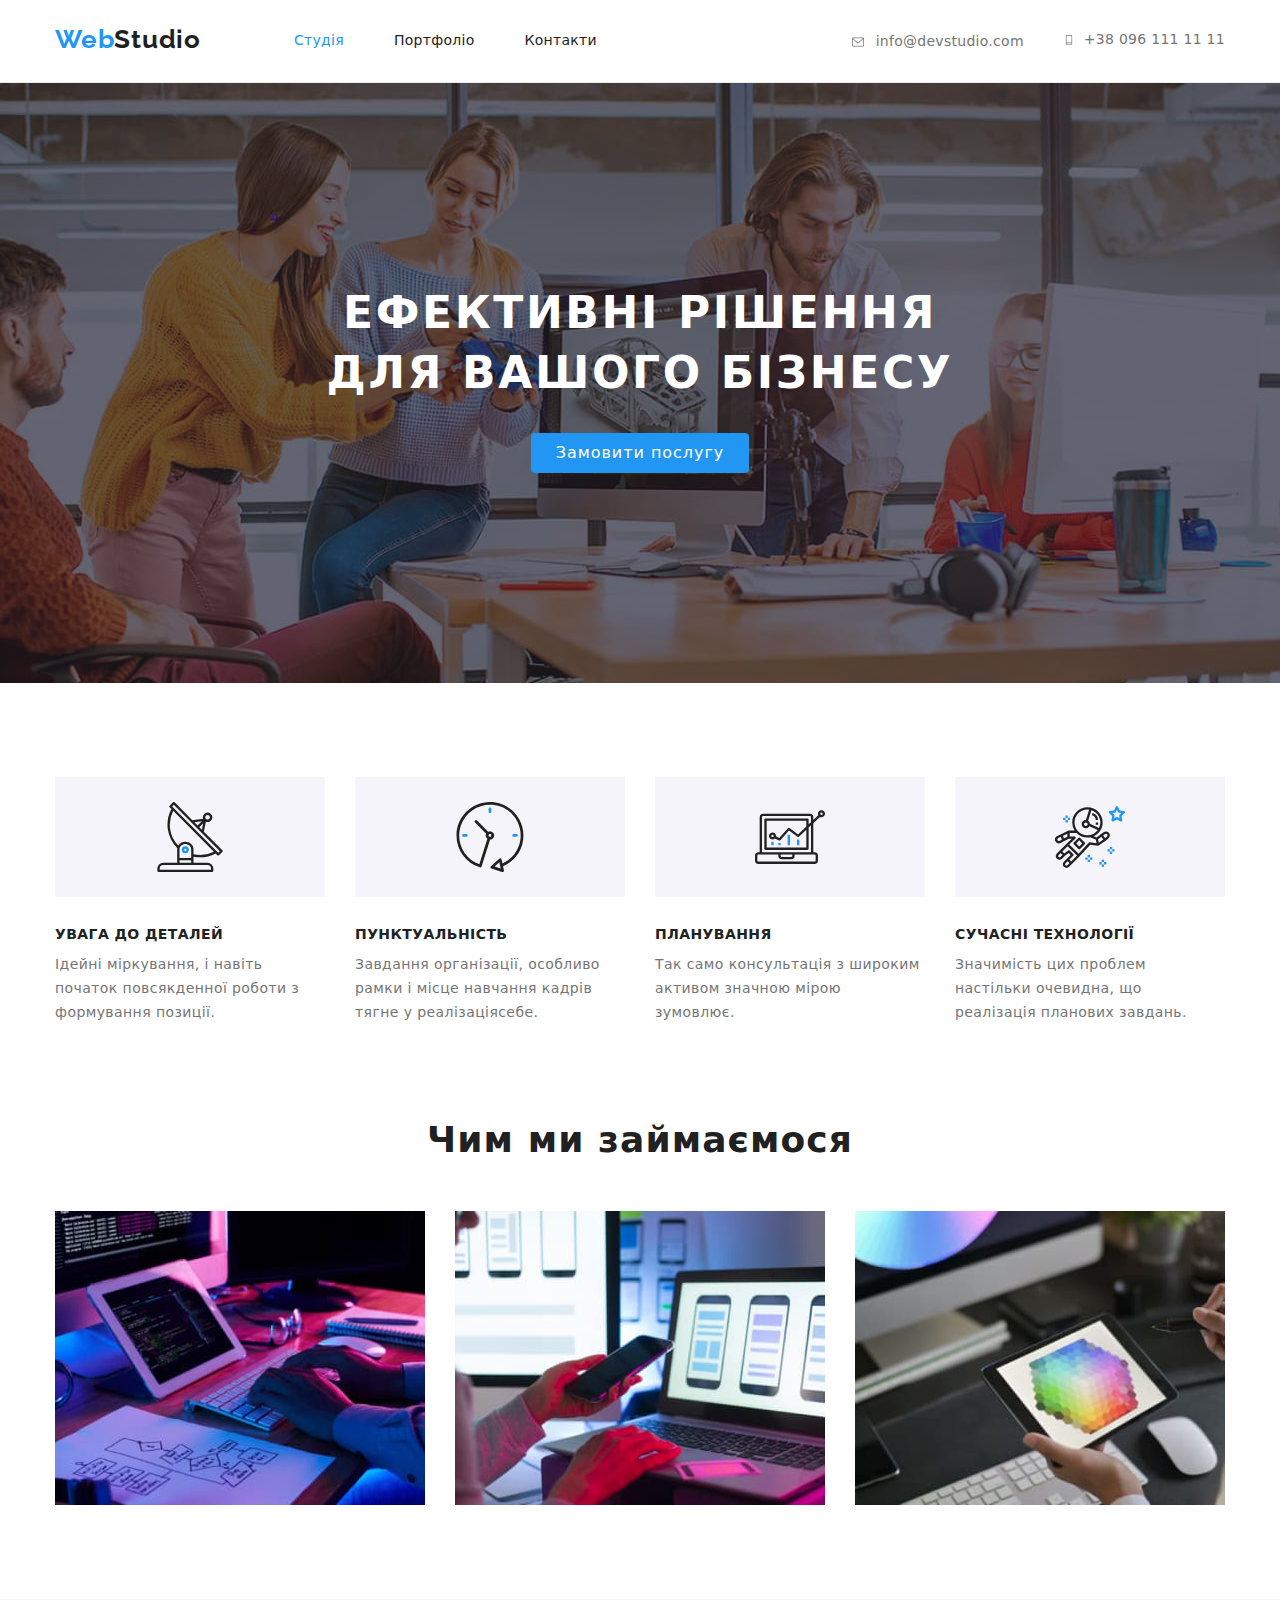
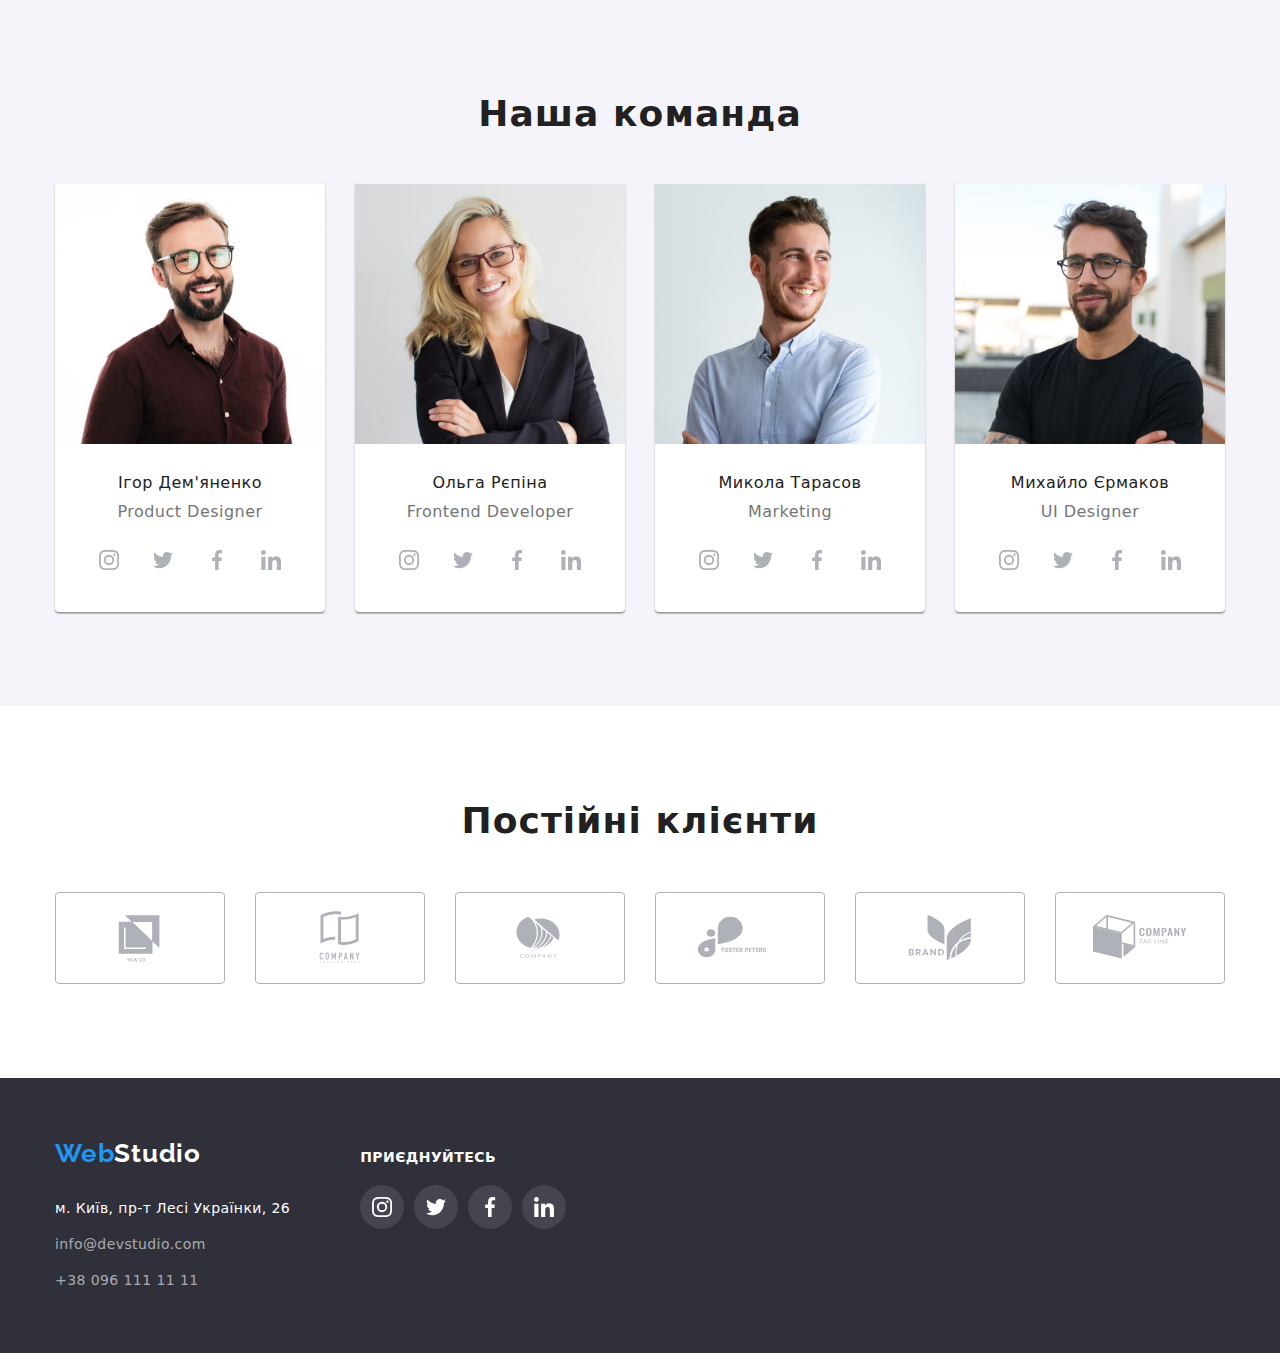
<file: index.html>
<!DOCTYPE html>
<html lang="uk">
  <head>
    <meta charset="UTF-8" />
    <meta http-equiv="X-UA-Compatible" content="IE=edge" />
    <meta name="viewport" content="width=device-width, initial-scale=1.0" />
    <title>Студія</title>

    <link rel="stylesheet" href="./css/styles.css" />
    <link rel="preconnect" href="https://fonts.googleapis.com" />
    <link rel="preconnect" href="https://fonts.gstatic.com" crossorigin />
    <link
      href="https://fonts.googleapis.com/css2?family=Raleway:wght@700&family=Roboto:wght@400;500;700;900&display=swap"
      rel="stylesheet" />
    <link
      rel="stylesheet"
      href="https://cdnjs.cloudflare.com/ajax/libs/modern-normalize/2.0.0/modern-normalize.min.css" />
  </head>

  <body>
    <header class="page-header">
      <div class="container flex-container">
        <nav class="container-main-nav">
          <a href="/index.html" class="logo"
            ><span class="accent">Web</span>Studio</a
          >
          <ul class="site-nav-list">
            <li class="site-nav-item">
              <a href="./index.html" class="nav-link current">Студія</a>
            </li>
            <li class="site-nav-item">
              <a href="./portfolio.html" class="nav-link">Портфоліо</a>
            </li>
            <li class="site-nav-item">
              <a href="" class="nav-link">Контакти</a>
            </li>
          </ul>
        </nav>

        <!-- contacts -->
        <ul class="contacts">
          <li class="container-item">
            <a href="mailto:info@devstudio.com." class="contacts-link">
              <svg class="contact-email">
                <use href="./images/symbol-defs.svg#icon-icon-email"></use>
              </svg>info@devstudio.com</a>
          </li>
          <li class="container-item">
            <a href="tel:+380961111111" class="contacts-link">
              <svg class="contact-phone">
                <use href="./images/symbol-defs.svg#icon-icon-phone"></use>
                </svg>+38 096 111 11 11</a>
          </li>
        </ul>
      </div>
    </header>

    <main>
      <section class="hero">
        <div class="container">
          <h1 class="hero-title">Ефективні рішення для вашого бізнесу</h1>
          <button type="button">Замовити послугу</button>
        </div>
      </section>

      <section class="section">
        <div class="container">
          <!-- <h2 class="features-section-title">Особливості</h2> -->

          <ul class="features-list">
            <li class="features-item">
              <div class="features-box-icon">
                <svg class="features-icons" width="70" height="70">
                <use href="./images/symbol-defs.svg#icon-icon-satellite"></use>
              </svg>
              </div>
              <h3 class="title">УВАГА ДО ДЕТАЛЕЙ</h3>
              <p class="features">
                Ідейні міркування, і навіть початок повсякденної роботи з
                формування позиції.
              </p>
            </li>
            <li class="features-item">
              <div class="features-box-icon">
                <svg class="features-icons" width="70" height="70">
                <use href="./images/symbol-defs.svg#icon-icon-watch"></use>
              </svg>
              </div>
              <h3 class="title">ПУНКТУАЛЬНІСТЬ</h3>
              <p class="features">
                Завдання організації, особливо рамки і місце навчання кадрів
                тягне у реалізаціясебе.
              </p>
            </li>
            <li class="features-item">
              <div class="features-box-icon">
                 <svg class="features-icons" width="70" height="70">
                <use href="./images/symbol-defs.svg#icon-icon-computer"></use>
              </svg>
              </div>
              <h3 class="title">ПЛАНУВАННЯ</h3>
              <p class="features">
                Так само консультація з широким активом значною мірою зумовлює.
              </p>
            </li>
            <li class="features-item">
              <div class="features-box-icon">
                <svg class="features-icons" width="70" height="70">
                <use href="./images/symbol-defs.svg#icon-icon-rocketman"></use>
              </svg>
              </div>
              <h3 class="title">СУЧАСНІ ТЕХНОЛОГІЇ</h3>
              <p class="features">
                Значимість цих проблем настільки очевидна, що реалізація
                планових завдань.
              </p>
            </li>
          </ul>
        </div>
      </section>

      <section class="section-work">
        <div class="container">
          <h2 class="section-title">Чим ми займаємося</h2>

          <ul class="work-list-item">
            <li class="item">
              <img
                src="./images/image1.jpg"
                alt="розробка Frontend та Backend контенту"
                width="370"
              />
            </li>
            <li class="item">
              <img
                src="./images/image2.jpg"
                alt="адаптивна верстка для пристроїв"
                width="370"
              />
            </li>
            <li class="item">
              <img
                src="./images/image3.jpg"
                alt="підготовка дизайну та стилю"
                width="370"
              />
            </li>
          </ul>
        </div>
      </section>

      <section class="section-team">
        <div class="container">
          <h2 class="section-title">Наша команда</h2>
          <ul class="list-team">
            <li class="item-team">
              <img
                src="./images/photo1.jpg"
                alt="фото члена команди WebStudio Ігора Дем'яненко"
                width="270"
              />
              <div class="user-block">
                <h3 class="user">Ігор Дем'яненко</h3>
                <p class="user-profession">Product Designer</p>
                <ul class="list-pading">
                  <li class="links-li">
                    <a href="" class="links">
                      <svg class="links-item">
                        <use
                          href="./images/symbol-defs.svg#icon-user-url-link1"
                        ></use>
                      </svg>
                    </a>
                  </li>
                  <li class="links-li">
                    <a href="" class="links">
                      <svg class="links-item">
                        <use
                          href="./images/symbol-defs.svg#icon-user-url-link2"
                        ></use>
                      </svg>
                    </a>
                  </li>
                  <li class="links-li">
                    <a href="" class="links">
                      <svg class="links-item">
                        <use
                          href="./images/symbol-defs.svg#icon-user-url-link3"
                        ></use>
                      </svg>
                    </a>
                  </li>
                  <li class="links-li">
                    <a href="" class="links">
                      <svg class="links-item">
                        <use
                          href="./images/symbol-defs.svg#icon-user-url-link4"
                        ></use>
                      </svg>
                    </a>
                  </li>
                </ul>
              </div>
            </li>
            <li class="item-team">
              <img
                src="./images/photo2.jpg"
                alt="фото члена команди WebStudio Ольги Рєпіної"
                width="270"
              />
              <div class="user-block">
                <h3 class="user">Ольга Рєпіна</h3>
                <p class="user-profession">Frontend Developer</p>
                <ul class="list-pading">
                  <li class="links-li">
                    <a href="" class="links">
                      <svg class="links-item">
                        <use
                          href="./images/symbol-defs.svg#icon-user-url-link1"
                        ></use>
                      </svg>
                    </a>
                  </li>
                  <li class="links-li">
                    <a href="" class="links">
                      <svg class="links-item">
                        <use
                          href="./images/symbol-defs.svg#icon-user-url-link2"
                        ></use>
                      </svg>
                    </a>
                  </li>
                  <li class="links-li">
                    <a href="" class="links">
                      <svg class="links-item">
                        <use
                          href="./images/symbol-defs.svg#icon-user-url-link3"
                        ></use>
                      </svg>
                    </a>
                  </li>
                  <li class="links-li">
                    <a href="" class="links">
                      <svg class="links-item">
                        <use
                          href="./images/symbol-defs.svg#icon-user-url-link4"
                        ></use>
                      </svg>
                    </a>
                  </li>
                </ul>
              </div>
            </li>
            <li class="item-team">
              <img
                src="./images/photo3.jpg"
                alt="фото члена команди WebStudio Миколи Тарасова"
                width="270"
              />
              <div class="user-block">
                <h3 class="user">Микола Тарасов</h3>
                <p class="user-profession">Marketing</p>
                <ul class="list-pading">
                  <li class="links-li">
                    <a href="" class="links">
                      <svg class="links-item">
                        <use
                          href="./images/symbol-defs.svg#icon-user-url-link1"
                        ></use>
                      </svg>
                    </a>
                  </li>
                  <li class="links-li">
                    <a href="" class="links">
                      <svg class="links-item">
                        <use
                          href="./images/symbol-defs.svg#icon-user-url-link2"
                        ></use>
                      </svg>
                    </a>
                  </li>
                  <li class="links-li">
                    <a href="" class="links">
                      <svg class="links-item">
                        <use
                          href="./images/symbol-defs.svg#icon-user-url-link3"
                        ></use>
                      </svg>
                    </a>
                  </li>
                  <li class="links-li">
                    <a href="" class="links">
                      <svg class="links-item">
                        <use
                          href="./images/symbol-defs.svg#icon-user-url-link4"
                        ></use>
                      </svg>
                    </a>
                  </li>
                </ul>
              </div>
            </li>
            <li class="item-team">
              <img
                src="./images/photo4.jpg"
                alt="фото члена команди WebStudio Михайла Єрмакова"
                width="270"
              />
              <div class="user-block">
                <h3 class="user">Михайло Єрмаков</h3>
                <p class="user-profession">UI Designer</p>
                <ul class="list-pading">
                  <li class="links-li">
                    <a href="" class="links">
                      <svg class="links-item">
                        <use
                          href="./images/symbol-defs.svg#icon-user-url-link1"
                        ></use>
                      </svg>
                    </a>
                  </li>
                  <li class="links-li">
                    <a href="" class="links">
                      <svg class="links-item">
                        <use
                          href="./images/symbol-defs.svg#icon-user-url-link2"
                        ></use>
                      </svg>
                    </a>
                  </li>
                  <li class="links-li">
                    <a href="" class="links">
                      <svg class="links-item">
                        <use
                          href="./images/symbol-defs.svg#icon-user-url-link3"
                        ></use>
                      </svg>
                    </a>
                  </li>
                  <li class="links-li">
                    <a href="" class="links">
                      <svg class="links-item">
                        <use
                          href="./images/symbol-defs.svg#icon-user-url-link4"
                        ></use>
                      </svg>
                    </a>
                  </li>
                </ul>
              </div>
            </li>
          </ul>
        </div>
      </section>

      <section class="clients">
        <div class="container">
          <h2 class="clients-section-title">Постійні клієнти</h2>
          <ul class="clients-list">
            <li class="clients-li">
              <a href="" class="clients-links">
                <svg class="clients-item">
                  <use href="./images/symbol-defs.svg#icon-company-logo1"></use>
                </svg>
              </a>
            </li>
            <li class="clients-li">
              <a href="" class="clients-links">
                <svg class="clients-item">
                  <use href="./images/symbol-defs.svg#icon-company-logo2"></use>
                </svg>
              </a>
            </li>
            <li class="clients-li">
              <a href="" class="clients-links">
                <svg class="clients-item">
                  <use href="./images/symbol-defs.svg#icon-company-logo3"></use>
                </svg>
              </a>
            </li>
            <li class="clients-li">
              <a href="" class="clients-links">
                <svg class="clients-item">
                  <use href="./images/symbol-defs.svg#icon-company-logo4"></use>
                </svg>
              </a>
            </li>
            <li class="clients-li">
              <a href="" class="clients-links">
                <svg class="clients-item">
                  <use href="./images/symbol-defs.svg#icon-company-logo5"></use>
                </svg>
              </a>
            </li>
            <li class="clients-li">
              <a href="" class="clients-links">
                <svg class="clients-item">
                  <use href="./images/symbol-defs.svg#icon-company-logo6"></use>
                </svg>
              </a>
            </li>
          </ul>
        </div>
      </section>
    </main>

    <footer>
      <div class="container flex-container">
        <div class="footer-box">
          <a href="/index.html" class="footer-logo"
            ><span class="accent">Web</span>Studio</a
          >
          <address class="address">
            <p class="address-item">м. Київ, пр-т Лесі Українки, 26</p>
            <p class="address-item">
              <a href="mailto:info@devstudio.com" class="footer-link"
                >info@devstudio.com</a
              >
            </p>
            <p class="address-item">
              <a href="tel:+380961111111" class="footer-link"
                >+38 096 111 11 11</a
              >
            </p>
          </address>
        </div>
        <div class="footer-url">
          <h3 class="footer-url-title">ПРИЄДНУЙТЕСЬ</h3>
          <ul class="footer-list">
            <li class="footer-item">
              <a href="" class="footer-a">
                <svg class="footer-svg">
                  <use
                    href="./images/symbol-defs.svg#icon-user-url-link1"
                  ></use>
                </svg>
              </a>
            </li>
            <li class="footer-item">
              <a href="" class="footer-a">
                <svg class="footer-svg">
                  <use
                    href="./images/symbol-defs.svg#icon-user-url-link2"
                  ></use>
                </svg>
              </a>
            </li>
            <li class="footer-item">
              <a href="" class="footer-a">
                <svg class="footer-svg">
                  <use
                    href="./images/symbol-defs.svg#icon-user-url-link3"
                  ></use>
                </svg>
              </a>
            </li>
            <li class="footer-item">
              <a href="" class="footer-a">
                <svg class="footer-svg">
                  <use
                    href="./images/symbol-defs.svg#icon-user-url-link4"
                  ></use>
                </svg>
              </a>
            </li>
          </ul>
        </div>
      </div>
    </footer>
  </body>
</html>
</file>
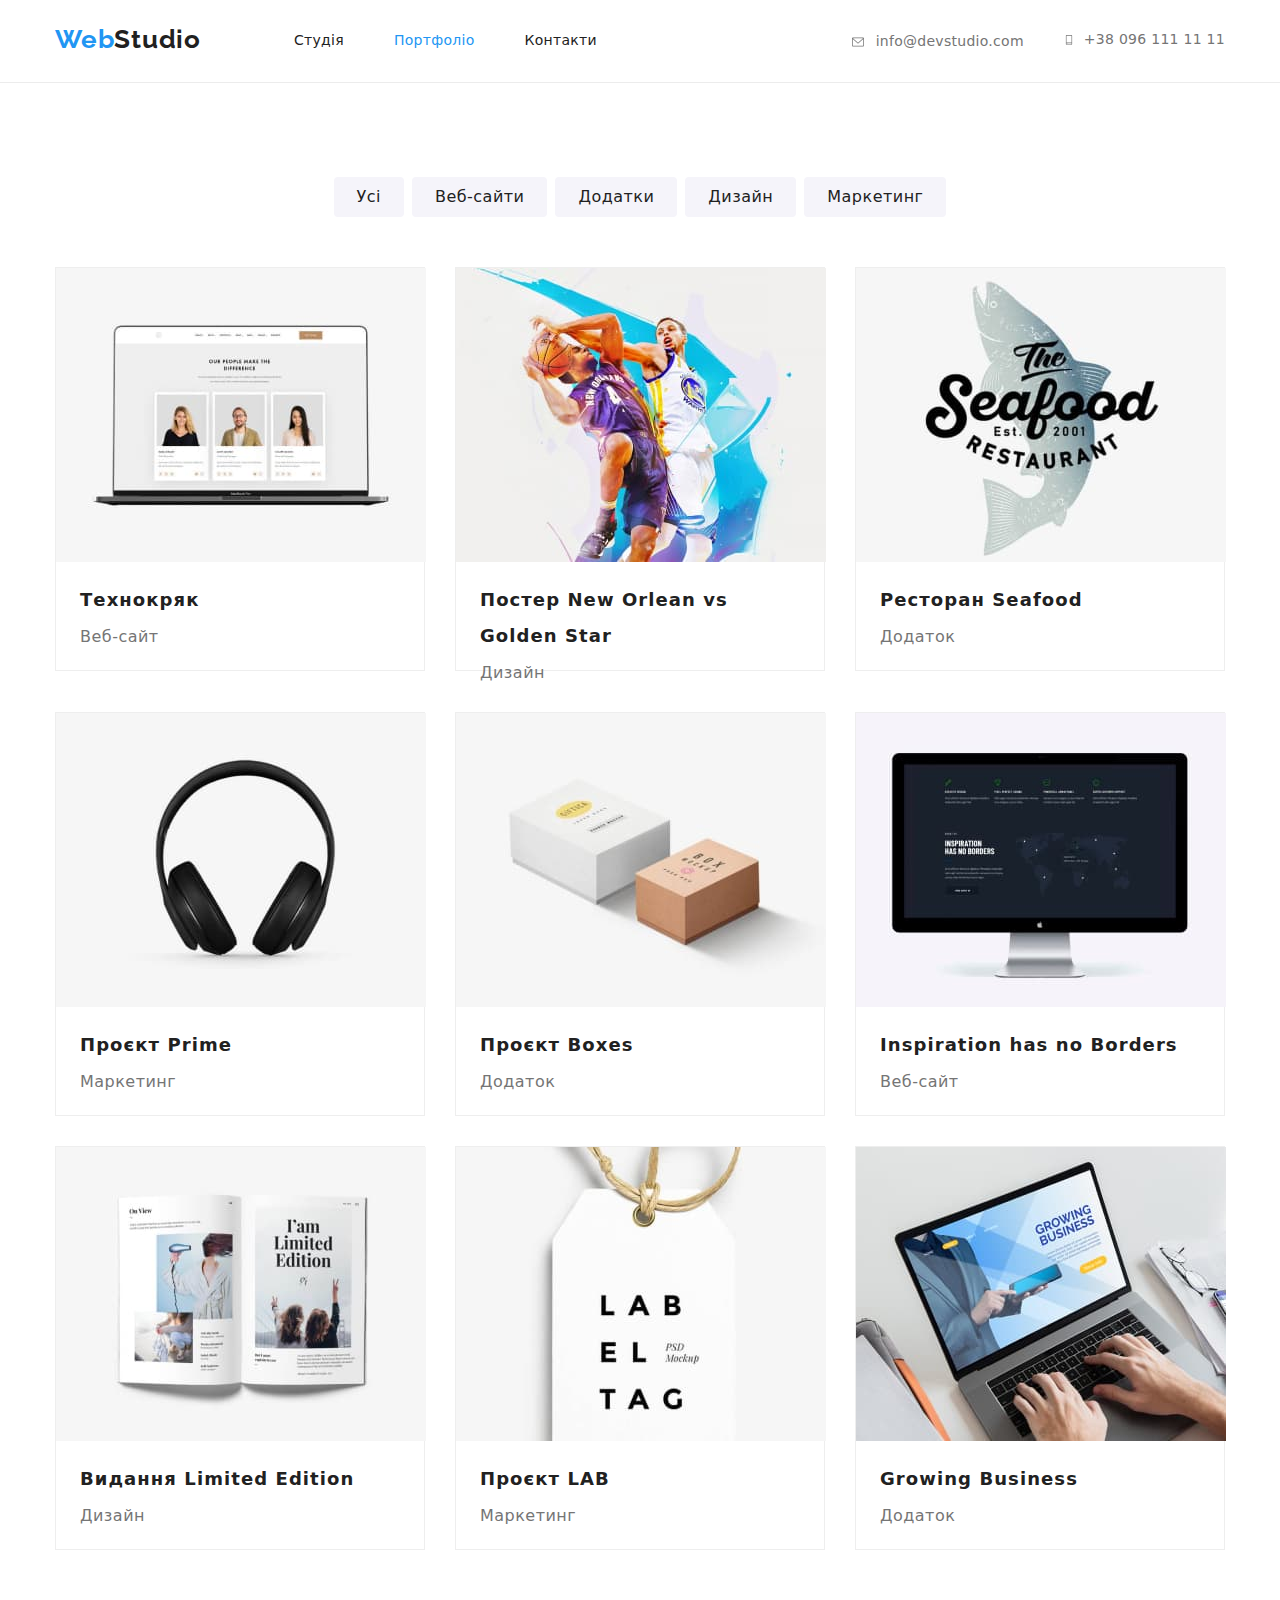
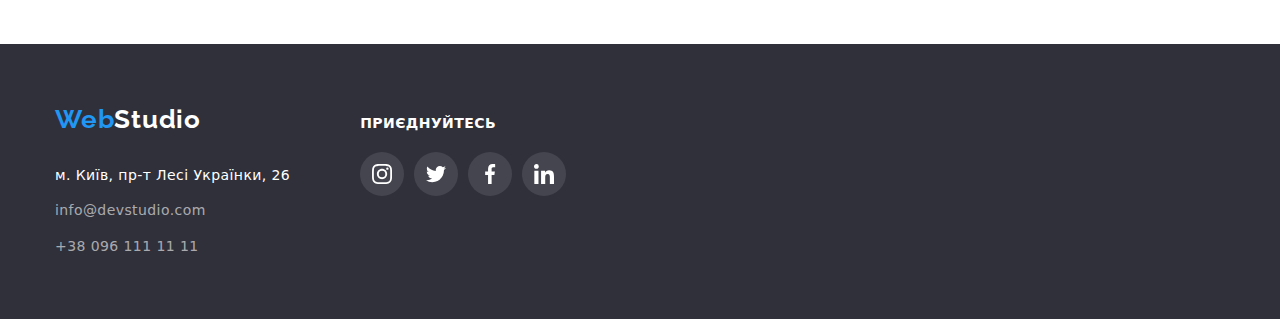
<file: portfolio.html>
<!DOCTYPE html>
<html lang="uk">
  <head>
    <meta charset="UTF-8" />
    <meta http-equiv="X-UA-Compatible" content="IE=edge" />
    <meta name="viewport" content="width=device-width, initial-scale=1.0" />
    <title>Студія</title>

    <link rel="stylesheet" href="./css/styles.css" />
    <link rel="preconnect" href="https://fonts.googleapis.com" />
    <link rel="preconnect" href="https://fonts.gstatic.com" crossorigin />
    <link
      href="https://fonts.googleapis.com/css2?family=Raleway:wght@700&family=Roboto:wght@400;500;700;900&display=swap"
      rel="stylesheet"
    />
    <link
      rel="stylesheet"
      href="https://cdnjs.cloudflare.com/ajax/libs/modern-normalize/2.0.0/modern-normalize.min.css"
    />
  </head>

  <body>
    <header class="page-header">
      <div class="container flex-container">
          <nav class="container-main-nav">
            <a href="/index.html" class="logo"
              ><span class="accent">Web</span>Studio</a
            >
            <ul class="site-nav-list">
              <li class="site-nav-item">
                <a href="./index.html" class="nav-link">Студія</a>
              </li>
              <li class="site-nav-item"><a href="./portfolio.html" class="nav-link current">Портфоліо</a></li>
              <li class="site-nav-item"><a href="" class="nav-link">Контакти</a></li>
            </ul>
          </nav>

        <!-- contacts -->
          <ul class="contacts">
            <li class="container-item">
              <a href="mailto:info@devstudio.com." class="contacts-link"> 
                <svg class="contact-email">
                  <use href="./images/symbol-defs.svg#icon-icon-email"></use>
                  </svg>info@devstudio.com</a>
            </li>
            <li class="container-item">
              <a href="tel:+380961111111" class="contacts-link">
                 <svg class="contact-phone">
                  <use href="./images/symbol-defs.svg#icon-icon-phone"></use>
                  </svg>+38 096 111 11 11</a>
            </li>
          </ul>
      </div>
    </header>

    <main>
      <section class="projects-examples">
        <div class="container">
          <!-- <h1 class="projects-title">Портофоліо</h1> -->
          <ul class="filter-list">
            <li class="filter-item">
              <button class="filter-button">Усі</button>
            </li>
            <li class="filter-item">
              <button class="filter-button">Веб-сайти</button>
            </li>
            <li class="filter-item">
              <button class="filter-button">Додатки</button>
            </li>
            <li class="filter-item">
              <button class="filter-button">Дизайн</button>
            </li>
            <li class="filter-item">
              <button class="filter-button">Маркетинг</button>
            </li>
          </ul>
          
            <!-- <h2 class="example-list-title">work examples</h2> -->
            <ul class="example-list">
              <li class="flex-element">
                <a href="" class="flex-a">
                  <img
                    src="./images/example-image1.jpg"
                    alt=""
                    width="370"
                    height="294"
                  />
                  <div class="info-block">
                    <h2 class="example-title">Технокряк</h2>
                  <p class="example-object">Веб-сайт</p>
                  </div>
                </a>
              </li>
              <li class="flex-element">
                <a href="" class="flex-a">
                  <img
                    src="./images/example-image2.jpg"
                    alt=""
                    width="370"
                    height="294"
                  />
                  <div class="info-block">
                    <h2 class="example-title">
                    Постер New Orlean vs Golden Star
                    </h2>
                  <p class="example-object">Дизайн</p>
                  </div>
                </a>
              </li>
              <li class="flex-element">
                <a href="" class="flex-a">
                  <img
                    src="./images/example-image3.jpg"
                    alt=""
                    width="370"
                    height="294"
                  />
                  <div class="info-block">
                    <h2 class="example-title">Ресторан Seafood</h2>
                  <p class="example-object">Додаток</p>
                  </div>
                </a>
              </li>
              <li class="flex-element">
                <a href="" class="flex-a">
                  <img
                    src="./images/example-image4.jpg"
                    alt=""
                    width="370"
                    height="294"
                  />
                  <div class="info-block">
                    <h2 class="example-title">Проєкт Prime</h2>
                  <p class="example-object">Маркетинг</p>
                  </div>
                </a>
              </li>
              <li class="flex-element">
                <a href="" class="flex-a">
                  <img
                    src="./images/example-image5.jpg"
                    alt=""
                    width="370"
                    height="294"
                  />
                  <div class="info-block">
                    <h2 class="example-title">Проєкт Boxes</h2>
                  <p class="example-object">Додаток</p>
                  </div>
                </a>
              </li>
              <li class="flex-element">
                <a href="" class="flex-a">
                  <img
                    src="./images/example-image6.jpg"
                    alt=""
                    width="370"
                    height="294"
                  />
                  <div class="info-block">
                    <h2 class="example-title">Inspiration has no Borders</h2>
                  <p class="example-object">Веб-сайт</p>
                  </div>
                </a>
              </li>
              <li class="flex-element">
                <a href="" class="flex-a">
                  <img
                    src="./images/example-image7.jpg"
                    alt=""
                    width="370"
                    height="294"
                  />
                  <div class="info-block">
                    <h2 class="example-title">Видання Limited Edition</h2>
                  <p class="example-object">Дизайн</p>
                  </div>
                </a>
              </li>
              <li class="flex-element">
                <a href="" class="flex-a">
                  <img
                    src="./images/example-image8.jpg"
                    alt=""
                    width="370"
                    height="294"
                  />
                  <div class="info-block">
                    <h2 class="example-title">Проєкт LAB</h2>
                  <p class="example-object">Маркетинг</p>
                  </div>
                </a>
              </li>
              <li class="flex-element">
                <a href="" class="flex-a">
                  <img
                    src="./images/example-image9.jpg"
                    alt=""
                    width="370"
                    height="294"
                  />
                  <div class="info-block">
                     <h2 class="example-title">Growing Business</h2>
                  <p class="example-object">Додаток</p>
                  </div>
                </a>
              </li>
            </ul>
        </div>
      </section>
    </main>

    <footer>
      <div class="container flex-container">
        <div class="footer-box">
          <a href="/index.html" class="footer-logo"
          ><span class="accent">Web</span>Studio</a>
        <address class="address">
          <p class="address-item">м. Київ, пр-т Лесі Українки, 26</p>
          <p class="address-item">
            <a href="mailto:info@devstudio.com" class="footer-link"
              >info@devstudio.com</a
            >
          </p>
          <p class="address-item">
            <a href="tel:+380961111111" class="footer-link"
              >+38 096 111 11 11</a
            >
          </p>
        </address>
        </div>
        <div class="footer-url">
            <h3 class="footer-url-title">ПРИЄДНУЙТЕСЬ</h3>
              <ul class="footer-list">
                <li class="footer-item">
                  <a href="" class="footer-a">
                    <svg class="footer-svg">
                  <use href="./images/symbol-defs.svg#icon-user-url-link1"></use>
                </svg>
                  </a>
                </li>
                <li class="footer-item">
                  <a href="" class="footer-a">
                    <svg class="footer-svg">
                  <use href="./images/symbol-defs.svg#icon-user-url-link2"></use>
                </svg>
                  </a>
                </li>
                <li class="footer-item">
                  <a href="" class="footer-a">
                    <svg class="footer-svg">
                  <use href="./images/symbol-defs.svg#icon-user-url-link3"></use>
                </svg>
                  </a>
                </li>
                <li class="footer-item">
                  <a href="" class="footer-a">
                    <svg class="footer-svg">
                  <use href="./images/symbol-defs.svg#icon-user-url-link4"></use>
                </svg>
                  </a>
                </li>
              </ul>
        </div>
      </div>
    </footer>
  </body>
</html>
</file>
<file: css/styles.css>
html {
    box-sizing: border-box;
}

*,
*::before,
*::after {
    box-sizing: inherit;
}

:root {
    --primary-text-color: #212121;
    --secondary-text-color: #757575;
    --accent-color: #2196F3;
    --primary-white-color: #ffffff;
    --background-color: #2F303A;
    --background-color-user: #F5F4FA;
    --border-box-primary: #EEEEEE;
    --border-box-secondary: #ECECEC;
    --border-box-client: #AFB1B8;
    --url-link-hover: #2196F3;
}

body {
    font-family: 'Roboto', sans-serif;
    font-style: normal;
    color: var(--primary-text-color);
    cursor: pointer
}

.page-header {
    font-weight: 500;
    font-size: 14px;
    line-height: 1.14;
    letter-spacing: 0.02em;
    background-color: var(--primary-white-color);
    border-bottom: 1px solid var(--border-box-secondary);
}

.container {
    margin-left: auto;
    margin-right: auto;
    width: 1200px;
    padding-left: 15px;
    padding-right: 15px;
}

.container-nav {
    margin-left: auto;
    margin-right: auto;
    width: 1200px;
}

.container-contacts {
    margin-left: auto;
    margin-right: auto;
}

.flex-container {
    display: flex;
    align-items: baseline;
}


.container-main-nav { 
    display: flex;
    align-items: center;
}

.logo {
    padding-top: 24px;
    padding-bottom: 25px;
    margin-right: 93px;

    font-family: 'Raleway',sans-serif;
    font-style: normal;
    font-weight: 700;
    font-size: 26px;
    line-height: 1.19;
    text-decoration: none;
    letter-spacing: 0.03em;
    color: var(--primary-text-color);
}

.logo:hover {
    color: var(--accent-color);
}

.accent {
    color: var(--accent-color);
}

.site-nav-list {
    padding-left: 0;
    padding-right: 0;
    display: flex;

    font-style: normal;
    font-weight: 500;
    font-size: 14px;
    line-height: 16px;
    text-decoration: none;
    letter-spacing: 0.02em;
    color: var(--primary-white-color);
}

.site-nav-item {
    margin-right: 50px;
}

.site-nav-item:last-child {
    margin-right: 0;
}

.contacts {
    padding-top: 32px;
    padding-bottom: 32px;
    padding-left: 0;
    display: flex;
    align-items: baseline;
    margin-left: auto;
}

.container-item + .container-item {
    margin-left: 40px;
}

.container-item {
    align-items: center;
}

.contacts-link:hover .contact-email,
.contacts-link:focus .contact-email {
    fill: var(--accent-color);
}

.contacts-link:hover .contact-phone,
.contacts-link:focus .contact-phone {
    fill: var(--accent-color);
}

.contact-email {
    margin-right: 10px;
    width: 16px;
    height: 12px;
    fill: var(--secondary-text-color);
}

.contact-email:hover {
    fill: var(--accent-color);
}

.contact-phone {
    margin-right: 10px;
    width: 10px;
    height: 16px;
    fill: var(--secondary-text-color);
}

.contact-phone:hover {
    fill: var(--accent-color);
}

.nav-link {
    display: block;
    padding-top: 32px;
    padding-bottom: 32px;

    font-style: normal;
    font-weight: 500;
    font-size: 14px;
    line-height: 16px;
    text-decoration: none;
    letter-spacing: 0.02em;
    color: var(--primary-text-color);
}

.site-nav-list .nav-link:hover,
.site-nav-list .nav-link:focus {
    color: var(--accent-color)
}   

.site-nav-list .nav-link.current{
    color: var(--accent-color)
}

.contacts .contacts-link {
    font-style: normal;
    font-weight: 500;
    font-size: 14px;
    line-height: 1.14;
    text-decoration: none;
    letter-spacing: 0.02em;
    color: var(--secondary-text-color);
    display: flex;
    align-items: center;
}

.container-item .contacts-link:hover,
.container-item .contacts-link:focus {
    color: var(--accent-color);
}

ul {
    margin-top: 0;
    margin-bottom: 0;
    list-style: none;
}

/* Hero */

.hero {
    padding-top: 200px;
    padding-bottom: 200px;
    text-align: center;
    background-color: var(--background-color);

    max-width: 1600px;
    min-height: 600px;
    margin-left: auto;
    margin-right: auto;
    background-image: linear-gradient(to right, 
    rgba(47, 48, 58, 0.40),
    rgba(47, 48, 58, 0.40)) 
    , url(../images/hero-image.jpg);
    background-size: cover;
    background-position: center;
}

.hero-title {
    margin-top: 0;
    margin-bottom: 30px;
    margin-left: auto;
    margin-right: auto;
    text-align: center;
    width: 696px;
   
    font-weight: 900;
    font-size: 44px;
    line-height: 1.36;
    letter-spacing: 0.06em;
    text-transform: uppercase;
    color: var(--primary-white-color);
}

/* button */

button {
    border-radius: 4px;
    padding: 10px 24px;
    min-width: 200px;
    text-align: center;

    font-size: 16px;
    line-height: 1.88;
    letter-spacing: 0.06em;
    color: var(--primary-white-color);
    background-color: var(--accent-color);

    border: 1px solid transparent;
}

.features-section-title{
    margin-top: 0;
    margin-bottom: 0;
    font-weight: 700;
    font-size: 36px;
    line-height: 1.16;
    text-align: center;
    letter-spacing: 0.03em;
    color: var(--primary-text-color)
}

.section-title {
    margin-top: 0;
    margin-bottom: 50px;
    font-weight: 700;
    font-size: 36px;
    line-height: 1.16;
    text-align: center;
    letter-spacing: 0.03em;
    color: var(--primary-text-color)
}

.features-list  {
    padding-left: 0;
    display: flex;
    color: var(--primary-text-color);
}

.features-item {
    margin-right: 30px;
    width: 270px;
    fill: var(--secondary-text-color);
}

.features-item:last-child {
    margin-right: 0px;
}

.features-box-icon {
    display: flex;
    width: 270px;
    height: 120px;
    margin-bottom: 30px;

    align-items: center;
    justify-content: center;
    flex-direction: column;
    
    background-color: var(--background-color-user);
}

.button-icon {
    width: 20px;
    height: 20px;
    fill: currentColor;
}

.title {
    margin-top: 0;
    margin-bottom: 10px;
    font-weight: 700;
    font-size: 14px;
    line-height: 1.14;
    letter-spacing: 0.03em;
    text-transform: uppercase;
    color: var(--primary-text-color)
}

.features {
    margin-top: 0;
    margin-bottom: 0;
    font-weight: 400;
    font-size: 14px;
    line-height: 1.71;
    letter-spacing: 0.03em;
    color: var(--secondary-text-color);
}

/* Works*/

.work-list-item {
    display: flex;
    flex-wrap: wrap;
    padding-left: 0;
}

.item {
    margin-right: 30px;
}

.item:last-child {
    margin-right: 0px;
}

.section {
    padding-top: 94px;
    padding-bottom: 94px;
}

.section-image {
    margin-top: 0;
    margin-bottom: 0;
}

.section-team {
    margin-top: 0;
    margin-bottom: 0;
    padding-top: 94px;
    padding-bottom: 94px;
    background-color: var(--background-color-user)
}

.list-team {
    padding-left: 0;
    display: flex;
    flex-wrap: wrap;
}

.item-team {
    background-color: var(--primary-white-color);
    box-shadow: 0px 1px 3px rgba(0, 0, 0, 0.12), 0px 1px 1px rgba(0, 0, 0, 0.14), 0px 2px 1px rgba(0, 0, 0, 0.2);
    border-radius: 0px 0px 4px 4px;
    margin-right: 30px;
    min-height: 428px;
}

.item-team:last-child {
    margin-right: 0px;
}

.section-work {
    padding-top: 0;
    padding-bottom: 94px;
}

img {
    display: block;
}

.user-block{
    padding-left: 0px;
    padding-top: 30px;
    padding-bottom: 30px;
}

.user-url-list {
    padding-left: 25px;
    padding-right: 25px;
}

.list-pading {
    display: flex;
    justify-content: center;
    padding-left: 0;
}

.links {
    display: flex;
    justify-content: center;
    align-items: center;
    width: 44px;
    height: 44px;
    border-radius: 50%;
    background: rgba(255, 255, 255, 0.1);
}

.links-li {
    margin-right: 10px;
}

.links-li:last-child {
    margin-right: 0;
}

.links-item {
    width: 20px;
    height: 20px;
    fill: var(--border-box-client);
}

.links:hover .links-item,
.links:focus .links-item {
    fill: var(--primary-white-color);
}

.links:hover, 
.links:focus {
    background-color: var(--accent-color);
}

.user {
    margin-top: 0px;
    margin-bottom: 10px;
    font-weight: 500;
    font-size: 16px;
    line-height: 1.18;
    text-align: center;
    letter-spacing: 0.03em;
    color: var(--primary-text-color)
}

.user-profession {
    padding-bottom: 0;
    margin-top: 0;
    margin-bottom: 16px;
    font-weight: 400;
    font-size: 16px;
    line-height: 1.18;
    text-align: center;
    letter-spacing: 0.03em;
    color: var(--secondary-text-color);
}

.clients-section-title {
    margin-top: 0;
    margin-bottom: 50px;
    font-weight: 700;
    font-size: 36px;
    line-height: 1.16;
    text-align: center;
    letter-spacing: 1.08px;
    color: var(--primary-text-color)
}

.clients {
    padding-top: 94px;
    padding-bottom: 94px;
}

.clients-list {
    padding-left: 0;
    display: flex;
    flex-wrap: wrap;
}

.clients-li {
    display: flex;
    justify-content: center;
}

.clients-li:not(:last-child) {
    margin-right: 30px;
}
     
.clients-item {
    align-items: center;
    width: 106px;
    height: 60px;
    fill: var(--border-box-client);
}

.clients-links {
    display: flex;
    align-items: center;
    justify-content: center;
    fill: var(--icon-color);
    width: 170px;
    height: 92px;
    border: 1px solid var(--border-box-client);
    border-radius: 4px;
}

.clients-links:hover .clients-item,
.clients-links:focus .clients-item {
    fill: var(--accent-color);
}

.clients-links:hover,
.clients-links:focus {
    border: 1px solid var(--accent-color)
}
/* footer */

footer {
    font-style: normal;
    background-color: var(--background-color);
    padding-top: 60px;
    padding-bottom: 60px;
}
.address {
    font-style: normal;
    font-weight: 400;
    font-size: 14px;
    line-height: 1.71;
    letter-spacing: 0.03em;
    color: var(--primary-white-color)
}

.footer-url-title {
    margin-top: 0;
    margin-bottom: 20px;
    padding-left: 0;
    text-align: left;

    color: var(--primary-white-color);
    font-size: 14px;
    font-style: normal;
    font-weight: 700;
    line-height: 1.16;
    letter-spacing: 0.42px;
}

.footer-box {
    margin-right: 70px;
}

.footer-list {
    display: flex;
    padding-left: 0;
}

.footer-item {
    margin-right: 10px;
}

.footer-item:last-child {
    margin-right: 0;
}

.footer-a {
    display: flex;
    justify-content: center;
    align-items: center;
    width: 44px;
    height: 44px;
    border-radius: 50%;
    background: rgba(255, 255, 255, 0.1);
}

.footer-svg {
    width: 20px;
    height: 20px;
    fill: var(--primary-white-color)
}

.footer-a:hover,
.footer-a:focus {
    background-color: var(--url-link-hover);
}


/* footer logo */

.footer-logo {
    display: inline-block;
    margin-bottom : 28px;
    font-family: 'Raleway',sans-serif;
    font-style: normal;
    font-weight: 700;
    font-size: 26px;
    line-height: 1.2;
    text-decoration: none;
    letter-spacing: 0.03em;
    color: var(--primary-white-color);
}

.footer-logo:hover {
    color: var(--accent-color);
}

.footer-link {
    font-style: normal;
    font-weight: 400;
    font-size: 14px;
    line-height: 1.71;
    text-decoration: none;
    letter-spacing: 0.03em;
    color: rgba(255, 255, 255, 0.6);
}

.footer-link:hover ,
.footer-link:focus {
    color: var(--accent-color);
}

.footer-link > p {
    margin-top: 0;
    margin-bottom: 12px;
}

/* Portfolio */

.projects-examples {
    text-align: center;
    padding-top: 94px;
    padding-bottom: 94px;
}

.example-list-title {
    margin-top: 0;
    margin-bottom: 0;
}

.example-list {
    text-align: left;
    display: flex;
    flex-wrap: wrap;
    padding-left: 0;
}

.filter-list {
    display: flex;
    padding-left: 0;
    margin-bottom: 50px;
    justify-content: center
}

.filter-item {
    margin-right: 8px;
}

.filter-item:last-child {
    margin-right: 0px;
}

.flex-element {
    margin-right: 30px;
    margin-bottom: 30px;
    background-color: var(--primary-white-color);
}

.flex-element:nth-child(3n) {
    margin-right: 0;
}

.flex-element:nth-last-child(-n + 3) {
    margin-bottom: 0px;
}

.flex-a {
    display: inline-block;
    fill: var(--border-box-client);
    width: 370px;
    height: 404px;
    border: 1px solid var(--border-box-primary)
}

.flex-a:hover,
.flex-a:focus {
    border: 1px solid var(--border-box-primary);
    box-shadow: 1px 4px 6px 0px rgba(0, 0, 0, 0.16), 0px 4px 4px 0px rgba(0, 0, 0, 0.06), 0px 1px 1px 0px rgba(0, 0, 0, 0.12);
}

.filter-button {
    border-radius: 4px;
    padding: 6px 22px;
    text-align: center;
    min-width: 67px;

    font-weight: 500;
    font-size: 16px;
    line-height: 1.62;
    text-align: center;
    letter-spacing: 0.03em;
    color: var(--primary-text-color);
    background-color: var(--background-color-user);
}

.filter-button:hover,
.filter-button:focus {
    color: var(--primary-white-color);
    background-color: var(--accent-color);
    box-shadow: 0px 2px 2px 0px rgba(0, 0, 0, 0.12), 0px 1px 2px 0px rgba(0, 0, 0, 0.08), 0px 3px 1px 0px rgba(0, 0, 0, 0.10);
}

.info-block {
    padding-top: 20px;
    padding-bottom: 20px;
    padding-left: 24px;
    padding-right: 24px;

    /* border-left: 1px solid var(--border-box-primary);
    border-bottom: 1px solid var(--border-box-primary);
    border-right: 1px solid var(--border-box-primary); */
}

.example-title {
    margin-top: 0;
    margin-bottom: 4px;
    font-style: normal;
    font-weight: 700;
    font-size: 18px;
    line-height: 2;
    letter-spacing: 0.06em;
    color: var(--primary-text-color)
}

.example-object {
    margin-top: 0;
    margin-bottom: 0;
    font-style: normal;
    font-weight: 400;
    font-size: 16px;
    line-height: 1.88;
    letter-spacing: 0.03em;
    color: var(--secondary-text-color)
}

a {
    text-decoration: none;
}

.address-item {
    margin-top: 0;
    margin-bottom: 12px;
}

.address-item:last-child {
    margin-bottom: 0px;
}

.projects-title {
    margin-top: 0;
    margin-bottom: 0;
}
</file>
